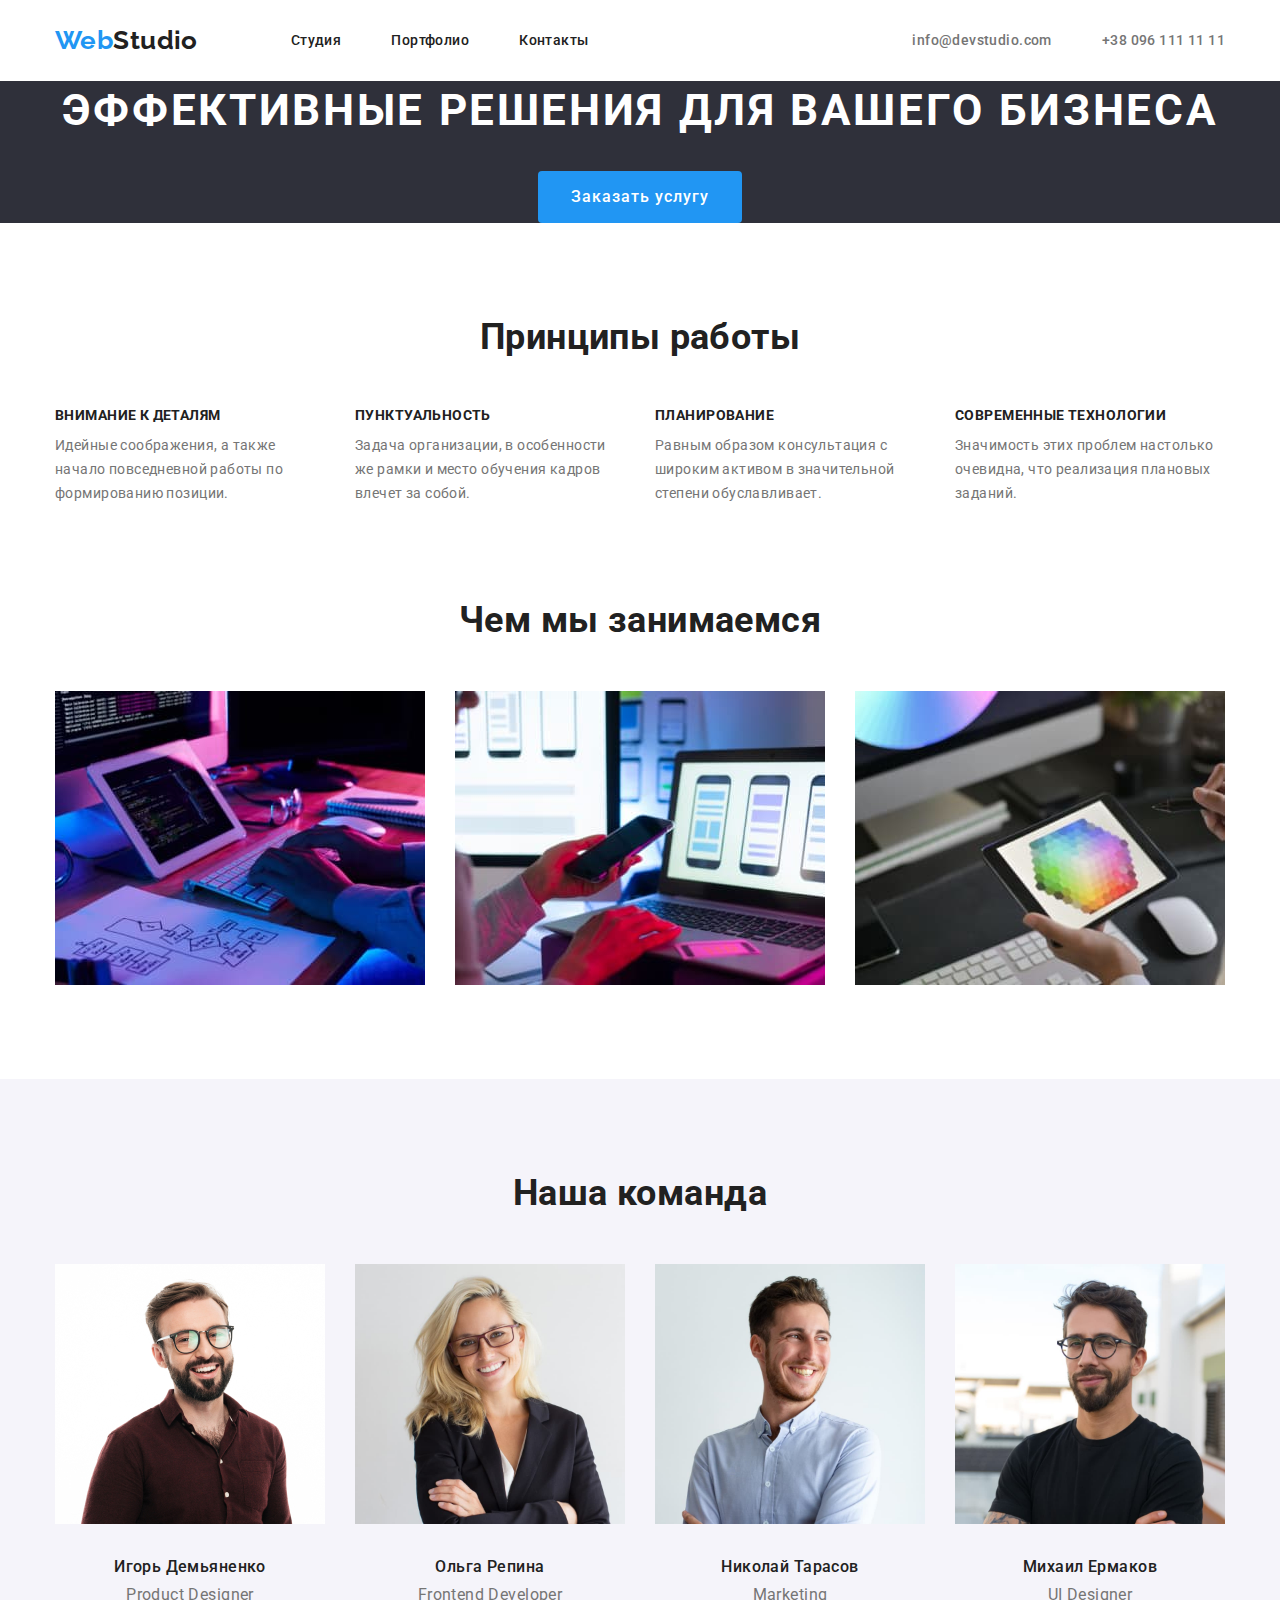
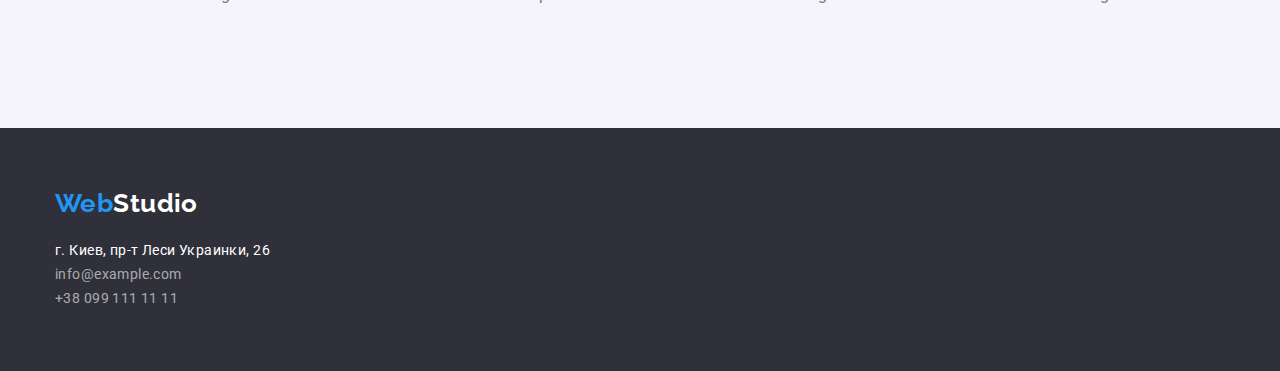
<file: index.html>
<!DOCTYPE html>
<html lang="ru">
  <head>
    <meta charset="UTF-8" />
    <meta http-equiv="X-UA-Compatible" content="IE=edge" />
    <meta name="viewport" content="width=device-width, initial-scale=1.0" />
    <title>Document</title>
    <link rel="preconnect" href="https://fonts.gstatic.com" />
    <link
      href="https://fonts.googleapis.com/css2?family=Raleway:wght@700&family=Roboto:wght@400;500;700;900&display=swap"
      rel="stylesheet"
    />
    <link rel="stylesheet" href="./css/modern-normalize.css" />
    <link rel="stylesheet" href="./css/style.css" />
  </head>
  <body>
    <header>
      <div class="container page-header">
        <a class="logo" href="./index.html" lang="en"
          ><span class="accent">Web</span>Studio</a
        >
        <nav>
          <ul class="nav-list">
            <li class="item"><a href="./index.html">Студия</a></li>
            <li class="item"><a href="./portfolio.html">Портфолио</a></li>
            <li class="item"><a href="">Контакты</a></li>
          </ul>
        </nav>
        <ul class="contacts">
          <li class="item">
            <a href="mailto:info@devstudio.com">info@devstudio.com</a>
          </li>
          <li class="item">
            <a href="tel:+380961111111">+38 096 111 11 11</a>
          </li>
        </ul>
      </div>
    </header>
    <main>
      <section class="section offer">
        <h1 class="offer-title">Эффективные решения для вашего бизнеса</h1>
        <button type="button">Заказать услугу</button>
      </section>
      <section class="section principles">
        <div class="container">
          <h2 class="section-title">Принципы работы</h2>
          <ul class="principles-list">
            <li class="item">
              <h3 class="item-title">Внимание к деталям</h3>
              <p>
                Идейные соображения, а также начало повседневной работы по
                формированию позиции.
              </p>
            </li>
            <li class="item">
              <h3 class="item-title">Пунктуальность</h3>
              <p>
                Задача организации, в особенности же рамки и место обучения
                кадров влечет за собой.
              </p>
            </li>
            <li class="item">
              <h3 class="item-title">Планирование</h3>
              <p>
                Равным образом консультация с широким активом в значительной
                степени обуславливает.
              </p>
            </li>
            <li class="item">
              <h3 class="item-title">Современные технологии</h3>
              <p>
                Значимость этих проблем настолько очевидна, что реализация
                плановых заданий.
              </p>
            </li>
          </ul>
        </div>
      </section>
      <section class="section work-scope">
        <div class="container">
          <h2 class="section-title">Чем мы занимаемся</h2>
          <div class="images">
            <img src="./images/img-1.jpg" alt="кодинг" width="370" />
            <img src="./images/img-2.jpg" alt="адаптивность" width="370" />
            <img src="./images/img-3.jpg" alt="дизайн" width="370" />
          </div>
        </div>
      </section>
      <section class="high-section work-team">
        <div class="container">
          <h2 class="section-title">Наша команда</h2>
          <ul class="team-list">
            <li class="item">
              <img src="./images/employee-1.jpg" alt="сотрудник" width="270" />
              <div class="data">
                <h3 class="name">Игорь Демьяненко</h3>
                <p lang="en">Product Designer</p>
              </div>
            </li>
            <li class="item">
              <img src="./images/employee-2.jpg" alt="сотрудник" width="270" />
              <div class="data">
                <h3 class="name">Ольга Репина</h3>
                <p lang="en">Frontend Developer</p>
              </div>
            </li>
            <li class="item">
              <img src="./images/employee-3.jpg" alt="сотрудник" width="270" />
              <div class="data">
                <h3 class="name">Николай Тарасов</h3>
                <p lang="en">Marketing</p>
              </div>
            </li>
            <li class="item">
              <img src="./images/employee-4.jpg" alt="сотрудник" width="270" />
              <div class="data">
                <h3 class="name">Михаил Ермаков</h3>
                <p lang="en">UI Designer</p>
              </div>
            </li>
          </ul>
        </div>
      </section>
    </main>
    <footer>
      <div class="container">
        <a class="logo logo-white" href="./index.html" lang="en"
          ><span class="accent">Web</span>Studio</a
        >
        <address class="contact-info">
          <span class="address"> г. Киев, пр-т Леси Украинки, 26 </span><br />
          info@example.com <br />
          +38 099 111 11 11 <br />
        </address>
      </div>
    </footer>
  </body>
</html>
</file>
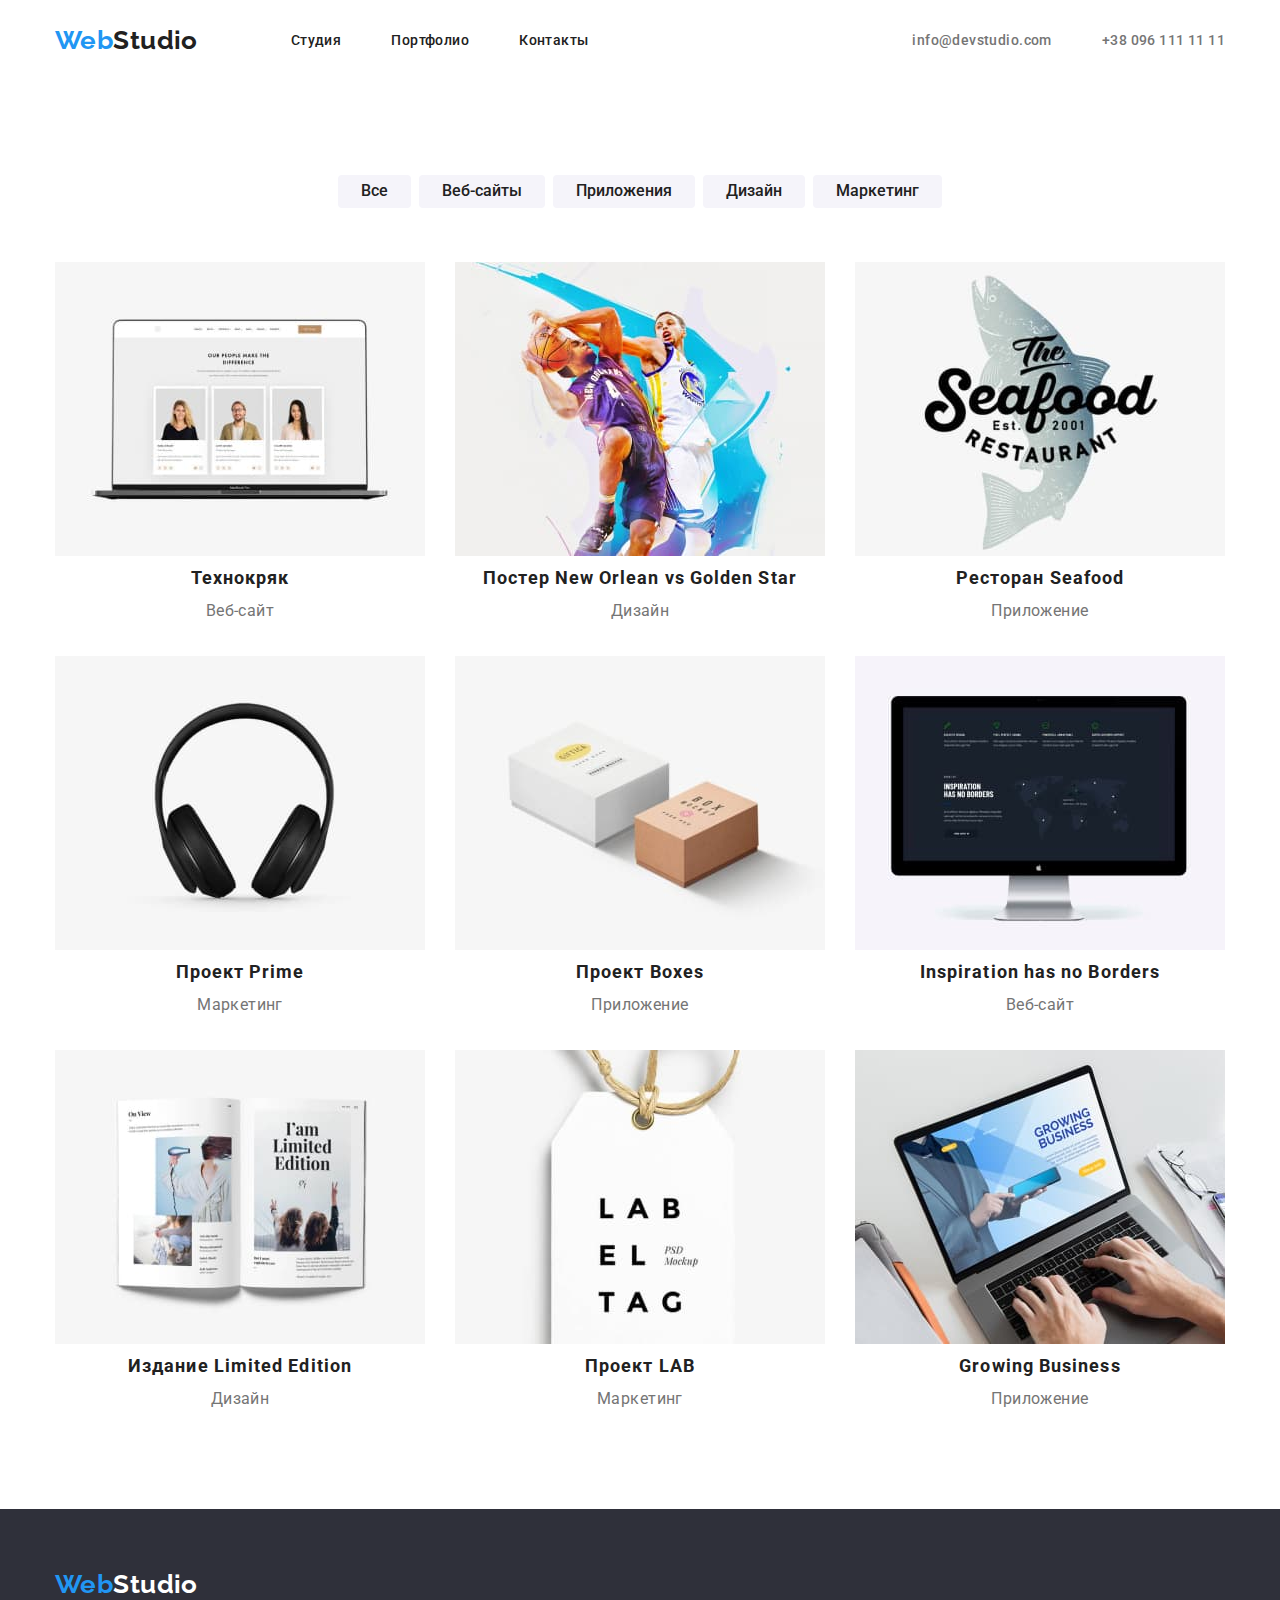
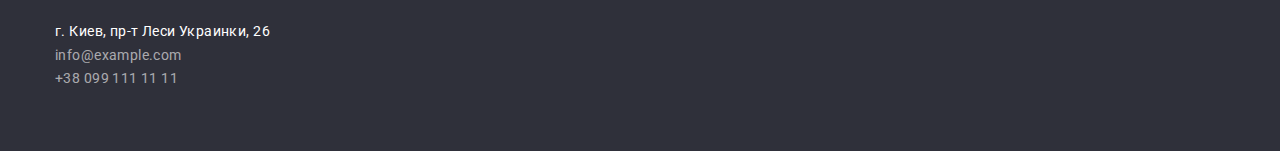
<file: portfolio.html>
<!DOCTYPE html>
<html lang="en">
  <body>
    <head>
      <meta charset="UTF-8" />
      <meta http-equiv="X-UA-Compatible" content="IE=edge" />
      <meta name="viewport" content="width=device-width, initial-scale=1.0" />
      <title>Document</title>
      <link rel="preconnect" href="https://fonts.gstatic.com" />
      <link
        href="https://fonts.googleapis.com/css2?family=Raleway:wght@700&family=Roboto:wght@400;500;700;900&display=swap"
        rel="stylesheet"
      />
      <link rel="stylesheet" href="./css/modern-normalize.css" />
      <link rel="stylesheet" href="./css/style.css" />
    </head>
    <main>
      <header>
        <div class="container page-header">
          <a class="logo" href="./index.html" lang="en"
            ><span class="accent">Web</span>Studio</a
          >
          <nav>
            <ul class="nav-list">
              <li class="item"><a href="./index.html">Студия</a></li>
              <li class="item"><a href="./portfolio.html">Портфолио</a></li>
              <li class="item"><a href="">Контакты</a></li>
            </ul>
          </nav>
          <ul class="contacts">
            <li class="item">
              <a href="mailto:info@devstudio.com">info@devstudio.com</a>
            </li>
            <li class="item">
              <a href="tel:+380961111111">+38 096 111 11 11</a>
            </li>
          </ul>
        </div>
      </header>
      <section class="high-section projects">
        <div class="filters-wrapper container">
          <div class="filters">
            <button class="filters-elem" type="button">Все</button>
            <button class="filters-elem" type="button">Веб-сайты</button>
            <button class="filters-elem" type="button">Приложения</button>
            <button class="filters-elem" type="button">Дизайн</button>
            <button class="filters-elem" type="button">Маркетинг</button>
          </div>
        </div>
        <div class="container">
          <ul class="projects-list">
            <li class="item">
              <img src="./images/project-1.jpg" alt="проект 1" width="370" />
              <div class="data">
                <h2>Технокряк</h2>
                <p>Веб-сайт</p>
              </div>
            </li>
            <li class="item">
              <img src="./images/project-2.jpg" alt="проект 2" width="370" />
              <div class="data">
                <h2>Постер New Orlean vs Golden Star</h2>
                <p>Дизайн</p>
              </div>
            </li>
            <li class="item">
              <img src="./images/project-3.jpg" alt="проект 3" width="370" />
              <div class="data">
                <h2>Ресторан Seafood</h2>
                <p>Приложение</p>
              </div>
            </li>
            <li class="item">
              <img src="./images/project-4.jpg" alt="проект 4" width="370" />
              <div class="data">
                <h2>Проект Prime</h2>
                <p>Маркетинг</p>
              </div>
            </li>
            <li class="item">
              <img src="./images/project-5.jpg" alt="проект 5" width="370" />
              <div class="data">
                <h2>Проект Boxes</h2>
                <p>Приложение</p>
              </div>
            </li>
            <li class="item">
              <img src="./images/project-6.jpg" alt="проект 6" width="370" />
              <div class="data">
                <h2>Inspiration has no Borders</h2>
                <p>Веб-сайт</p>
              </div>
            </li>
            <li class="item">
              <img src="./images/project-7.jpg" alt="проект 7" width="370" />
              <div class="data">
                <h2>Издание Limited Edition</h2>
                <p>Дизайн</p>
              </div>
            </li>
            <li class="item">
              <img src="./images/project-8.jpg" alt="проект 8" width="370" />
              <div class="data">
                <h2>Проект LAB</h2>
                <p>Маркетинг</p>
              </div>
            </li>
            <li class="item">
              <img src="./images/project-9.jpg" alt="проект 9" width="370" />
              <div class="data">
                <h2>Growing Business</h2>
                <p>Приложение</p>
              </div>
            </li>
          </ul>
        </div>
      </section>
    </main>
    <footer>
      <div class="container">
        <a class="logo logo-white" href="./index.html" lang="en"
          ><span class="accent">Web</span>Studio</a
        >
        <address class="contact-info">
          <span class="address"> г. Киев, пр-т Леси Украинки, 26 </span><br />
          info@example.com <br />
          +38 099 111 11 11 <br />
        </address>
      </div>
    </footer>
  </body>
</html>
</file>
<file: css/style.css>
:root {
  --main-color: #757575;
  --highlight-color: #212121;
  --white-color: #fff;
  --light-grey: #f5f4fa;
  --accent-color: #2196f3;
  --bg-dark: #2f303a;
}

body {
  font-family: Roboto, sans-serif;
  font-size: 14px;
  line-height: 1.14;
  color: var(--main-color);
  letter-spacing: 0.03em;
}

ul {
  list-style: none;
  margin: 0;
  padding: 0;
}

button {
  cursor: pointer;
}

h1,
h2,
h3,
h4,
h5 {
  margin: 0;
}

p {
  margin: 0;
}
.container {
  width: 1200px;
  padding-left: 15px;
  padding-right: 15px;
  margin-left: auto;
  margin-right: auto;
}

.page-header {
  display: flex;
  align-items: center;
  padding-top: 25px;
  padding-bottom: 25px;
}

.logo {
  font-family: Raleway, sans-serif;
  font-size: 26px;
  font-weight: 700;
  line-height: 1.2;
  text-decoration: none;
  color: var(--highlight-color);
}

.logo-white {
  color: var(--white-color);
}

.logo .accent {
  color: var(--accent-color);
}

.nav-list {
  display: flex;
  margin-left: 93px;
}

.nav-list .item:not(:last-child) {
  margin-right: 50px;
}

.nav-list a {
  font-weight: 500;
  letter-spacing: 0.03em;
  color: var(--highlight-color);
  text-decoration: none;
}

.nav-list a:hover,
.nav-list a:focus {
  color: var(--accent-color);
}

.contacts {
  display: flex;
  margin-left: auto;
}

.contacts .item:not(:last-child) {
  margin-right: 50px;
}

.contacts a {
  font-weight: 500;
  text-decoration: none;
  color: inherit;
}

.contacts a:hover,
.contacts a:focus {
  color: var(--accent-color);
}

.section {
  margin-bottom: 94px;
}

.high-section {
  padding-top: 94px;
  padding-bottom: 94px;
}

.section-title {
  margin-bottom: 50px;
  font-size: 36px;
  font-weight: 700;
  text-align: center;
  color: #212121;
}

.offer {
  text-align: center;
  background-color: var(--bg-dark);
}

.offer-title {
  margin-bottom: 30px;
  font-size: 44px;
  font-weigth: 900;
  line-height: 1.36;
  text-align: center;
  letter-spacing: 0.06em;
  text-transform: uppercase;
  color: var(--white-color);
}

.offer button {
  padding: 10px 32px;
  border-radius: 4px;
  border: 1px solid transparent;
  font-size: 16px;
  font-weight: 500;
  line-height: 1.9;
  letter-spacing: 0.06em;
  color: var(--white-color);
  background-color: var(--accent-color);
}

.principles-list {
  display: flex;
  margin: -15px;
}

.principles-list .item {
  margin: 15px;
  width: calc((100% - 120px) / 4);
}

.principles-list .item-title {
  margin-bottom: 10px;
  font-size: 14px;
  text-transform: uppercase;
  color: #212121;
}

.principles-list p {
  line-height: 1.7;
}

.work-scope .images {
  display: flex;
  margin: -15px;
}

.work-scope .images img {
  margin: 15px;
}

.work-team {
  background-color: var(--light-grey);
}

.work-team p {
  font-size: 16px;
  text-align: center;
}

.team-list {
  display: flex;
  margin: -15px;
}

.team-list .item {
  margin: 15px;
  text-align: center;
}
.team-list .name {
  margin-bottom: 10px;
  font-size: 16px;
  font-weight: 500;
  color: var(--highlight-color);
}

.team-list .data {
  margin-top: 30px;
  margin-bottom: 30px;
}

.contact-info {
  font-style: normal;
  line-height: 1.7;
  color: rgba(255, 255, 255, 0.6);
}

.contact-info .address {
  color: var(--white-color);
}

.projects {
  text-align: center;
}
.projects .filters-wrapper {
  margin-bottom: 50px;
}

.projects .filters {
  margin: -4px;
  text-align: center;
  letter-spacing: -0.4em;
}

.projects .filters-elem {
  display: inline-block;
  margin: 4px;
  padding: 6px 22px;
  border-radius: 4px;
  border: 1px solid transparent;
  color: var(--highlight-color);
  font-weight: 500;
  font-size: 16px;
  background-color: var(--light-grey);
}

.projects .filters-elem:hover {
  color: var(--white-color);
  background-color: var(--accent-color);
}

.projects-list {
  display: flex;
  flex-wrap: wrap;
  margin: -15px;
}

.projects-list.wrapper {
  margin: -15px;
}

.projects-list .item {
  width: calc((100% - 90px) / 3);
  margin: 15px;
}

.projects-list h2 {
  font-size: 18px;
  font-weight: 700;
  line-height: 2;
  letter-spacing: 0.06em;
  color: var(--highlight-color);
}

.projects-list p {
  font-size: 16px;
  line-height: 1.9;
}

footer {
  padding-top: 60px;
  padding-bottom: 60px;
  background-color: var(--bg-dark);
}

footer .logo {
  display: block;
  margin-bottom: 20px;
}
</file>
